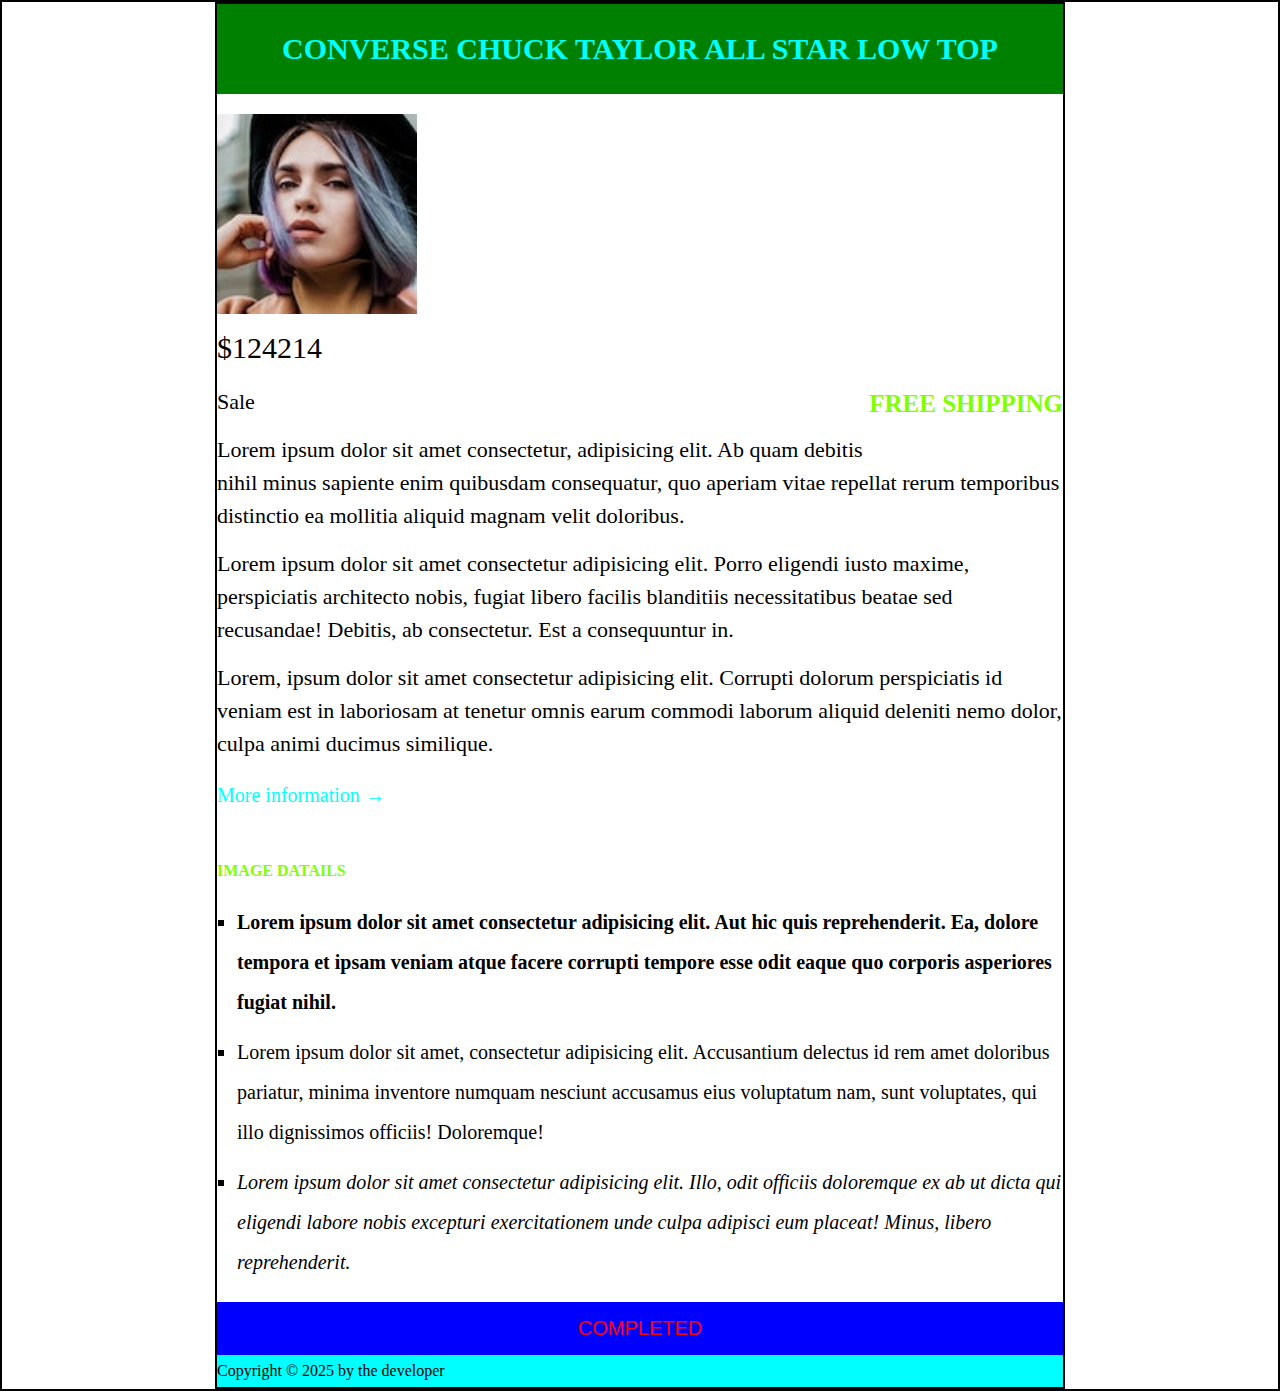
<file: index.html>
<!DOCTYPE html>
<html lang="en">
  <head>
    <meta charset="UTF-8" />
    <meta http-equiv="X-UA-Compatible" content="IE=edge" />
    <meta name="viewport" content="width=device-width, initial-scale=1.0" />
    <title>my first web page</title>
    <link rel="stylesheet" href="style1.css"/>
  </head>
  <body>
<!--    <header>
      <h1>Hello world!</h1>
      <nav>
        <a href="blog.html" target="_blank">BLOG</a>
        <a href="#">chellanges</a>
        <a href="#">flexbox</a>
        <a href="#">CSS grid</a>
      </nav>
    </header>
    
    <h1>My name is Aravindh, this is my first web page</h1>
    <h2>My name is Aravindh, this is my first web page</h2>
    <h3>My name is Aravindh, this is my first web page</h3>
    <h4>My name is Aravindh, this is my first web page</h4>
    <h5>My name is Aravindh, this is my first web page</h5>
    <h6>My name is Aravindh, this is my first web page</h6>
    <article>
      <header>
        <h4>image adding</h4>
        <img
          src="img/1.jpeg"
          alt="natural is there"
          width="500px"
          height="300px"
        />
        <p>
          Lorem ipsum dolor sit amet
          <strong>consectetur adipisicing</strong> elit. Impedit, eum ex. Odit
          delectus eum accusantium perspiciatis, voluptatem veritatis doloremque
          deserunt tempora quaerat hic velit magni facilis error iure molestias
          quibusdam.
        </p>
        <p>
          Lorem ipsum dolor <i>sit amet consectetur adipisicing</i> elit.
          Dolorem alias voluptate facilis inventore incidunt voluptatem veniam,
          deleniti id, dicta numquam harum porro quam pariatur? Libero
          reiciendis quos aperiam cum eius?
        </p>
        <img src="img/2.jpeg" alt="natural image 2" width="300" height="300" />
      </header>
      <h2>what is html?</h2>
      <p>
        Lorem ipsum dolor sit amet <b>consectetur adipisicing elit.</b> Sunt ut
        quisquam, architecto id voluptas voluptatum exercitationem earum vero
        esse, quos, iure dolore deserunt at
        <em>accusamus quia libero?</em> Veritatis, in tenetur.
      </p>
      <h3>orderd list</h3>
      <ol>
        <li>list1</li>
        <li>list2</li>
        <li>list3</li>
      </ol>
      <p>
        learn html
        <a
          href="https://www.youtube.com/watch?v=SefWGYu3kO8&list=PLeT9zDaeyfakmBmNd2algu6lVWuvBGh9G&index=13"
          target="_blank"
          >youtube</a
        >.
      </p>
      <h3>unordered list</h3>
      <ul>
        <li>list1</li>
        <li>list2</li>
        <li>list3</li>
      </ul>
      Lorem ipsum dolor sit, amet consectetur adipisicing elit. Dolorum alias
      corrupti, id exercitationem odio, optio minus facilis quisquam in, iure
      labore eligendi eveniet. Odio atque velit aperiam exercitationem ea
      architecto! Lorem ipsum dolor sit amet consectetur, adipisicing elit. Quo,
      ea consectetur autem temporibus cum non tenetur itaque consequatur
      incidunt dicta aperiam sint. Maxime reiciendis veritatis quos in eos
      similique magni. Lorem, ipsum dolor sit amet consectetur adipisicing elit.
      Corporis, placeat quod! Est, amet saepe eligendi eaque ea sit consequatur
      accusantium cupiditate ut alias dolor quos expedita eveniet explicabo
      laboriosam eos!
    </article>
    <aside>
      <h3>Related photos</h3>
      <ul>
        <li>
          <img src="img/3.jpeg" alt="erew" width="100px" height="100px" />
          <a href="#">how to learn</a>
        </li>
        <li>
          <img src="img/4.jpeg" alt="erew" width="100px" height="100px" />
          <a href="#">how to learn code</a>
        </li>
        <li>
          <img src="img/5.jpeg" alt="erew" width="100px" height="100px" />
          <a href="#">how to learn code in html</a>
        </li>
      </ul>
    </aside>
    <artical>-->
      <article class="product">
      <h2 class="product-title">converse chuck taylor all star low top</h2>
      <img src="img/laura-jones.jpg" alt="img not load" height="200px" width="200px"/>
      <p class="price">$124214</p>
      <p class="shipping">free shipping</p>
      <p class="sale">Sale</p>
      <p>
        Lorem ipsum dolor sit amet consectetur, adipisicing elit. Ab quam debitis nihil minus sapiente enim quibusdam consequatur, quo aperiam vitae repellat rerum temporibus distinctio ea mollitia aliquid magnam velit doloribus.
       </p>
      <p>Lorem ipsum dolor sit amet consectetur adipisicing elit. Porro eligendi iusto maxime, perspiciatis architecto nobis, fugiat libero facilis blanditiis necessitatibus beatae sed recusandae! Debitis, ab consectetur. Est a consequuntur in.</p>
      <p>
        Lorem, ipsum dolor sit amet consectetur adipisicing elit. Corrupti dolorum perspiciatis id veniam est in laboriosam at tenetur omnis earum commodi laborum aliquid deleniti nemo dolor, culpa animi ducimus similique.
      </p>
      <a class="more-info" href="blog.html">More information &rarr;</a>
      <div class="color"></div>
      <div class="color-blue"></div>
      <div class="color-red"></div>
      <div class="color-orange"></div>
      <div class="color-green"></div>
      <div class="color-brown"></div>
      <h3 class="img">image datails</h3>
      <ul class="img-list">
        <li>Lorem ipsum dolor sit amet consectetur adipisicing elit. Aut hic quis reprehenderit. Ea, dolore tempora et ipsam veniam atque facere corrupti tempore esse odit eaque quo corporis asperiores fugiat nihil.</li>
        <li>Lorem ipsum dolor sit amet, consectetur adipisicing elit. Accusantium delectus id rem amet doloribus pariatur, minima inventore numquam nesciunt accusamus eius voluptatum nam, sunt voluptates, qui illo dignissimos officiis! Doloremque!</li>
        <li>Lorem ipsum dolor sit amet consectetur adipisicing elit. Illo, odit officiis doloremque ex ab ut dicta qui eligendi labore nobis excepturi exercitationem unde culpa adipisci eum placeat! Minus, libero reprehenderit.</li>
      </ul>
      <button class="com">completed</button>
    
    <footer>Copyright &copy; 2025 by the developer</footer>
  </article>
  </body>
</html>
</file>
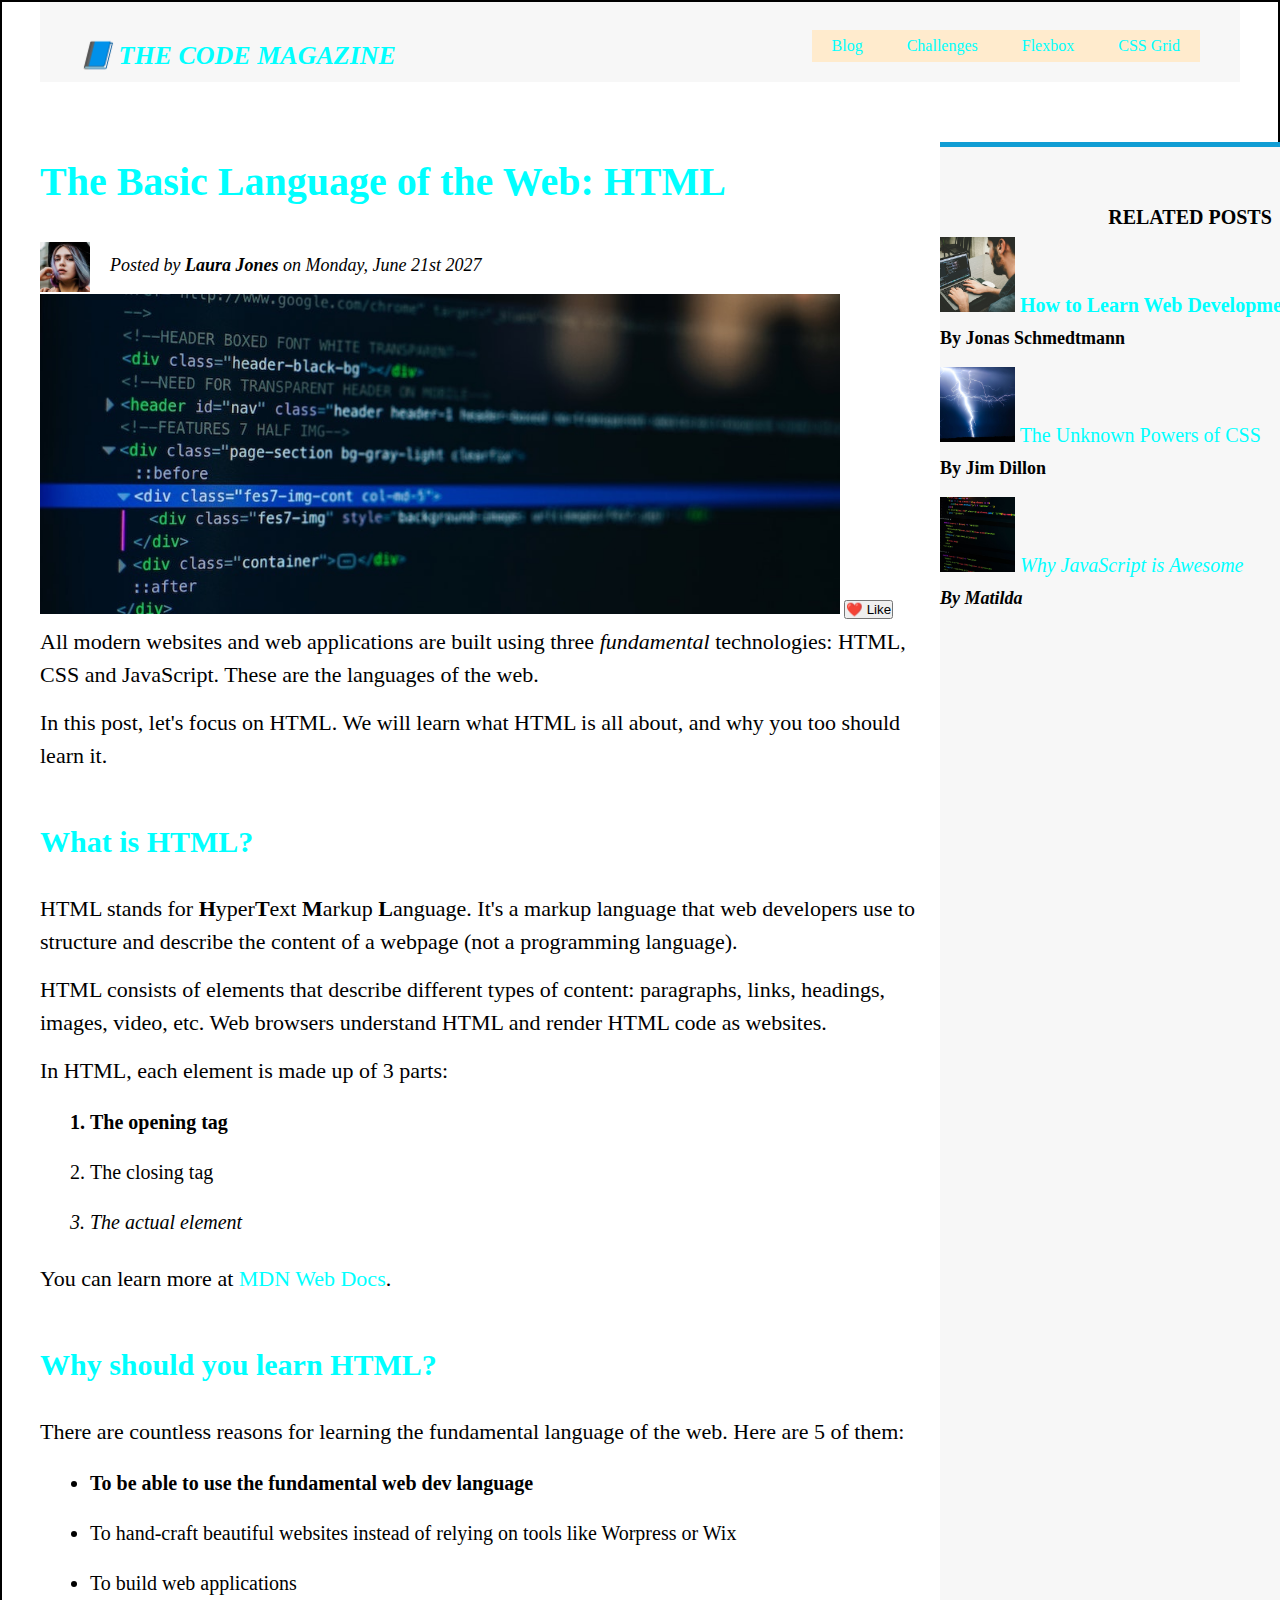
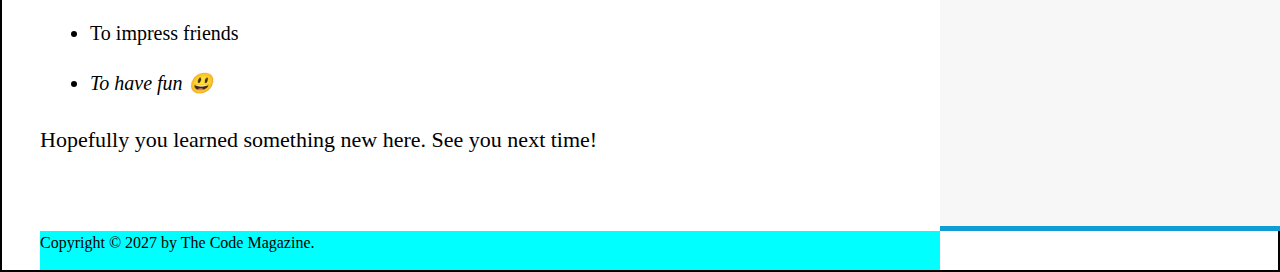
<file: css.html>
<!DOCTYPE html>
<html lang="en">
  <head>
    <meta charset="UTF-8" />
    <link href="style1.css" rel="stylesheet" />

    <title>The Basic Language of the Web: HTML</title>
  </head>

  <body>
    <!--
    <h1>The Basic Language of the Web: HTML</h1>
    <h2>The Basic Language of the Web: HTML</h2>
    <h3>The Basic Language of the Web: HTML</h3>
    <h4>The Basic Language of the Web: HTML</h4>
    <h5>The Basic Language of the Web: HTML</h5>
    <h6>The Basic Language of the Web: HTML</h6>
    -->

    <div class="container">
      <header class="main-header clearfix">
        <h1>📘 The Code Magazine</h1>

        <nav>
          <!-- <strong>This is the navigation</strong> -->
          <a href="blog.html">Blog</a>
          <a href="#">Challenges</a>
          <a href="flex.html">Flexbox</a>
          <a href="grid.html">CSS Grid</a>
        </nav>
      </header>

      <article>
        <header class="post-header">
          <h2>The Basic Language of the Web: HTML</h2>

          <img
            src="img/laura-jones.jpg"
            alt="Headshot of Laura Jones"
            height="50"
            width="50"
            class="author-img"
          />

          <p id="author" class="author">
            Posted by <strong>Laura Jones</strong> on Monday, June 21st 2027
          </p>

          <img
            src="img/post-img.jpg"
            alt="HTML code on a screen"
            width="500"
            height="200"
            class="post-img"
          />
          <button>❤️ Like</button>
        </header>

        <p>
          All modern websites and web applications are built using three
          <em>fundamental</em>
          technologies: HTML, CSS and JavaScript. These are the languages of the
          web.
        </p>

        <p>
          In this post, let's focus on HTML. We will learn what HTML is all
          about, and why you too should learn it.
        </p>

        <h3>What is HTML?</h3>
        <p>
          HTML stands for <strong>H</strong>yper<strong>T</strong>ext
          <strong>M</strong>arkup <strong>L</strong>anguage. It's a markup
          language that web developers use to structure and describe the content
          of a webpage (not a programming language).
        </p>
        <p>
          HTML consists of elements that describe different types of content:
          paragraphs, links, headings, images, video, etc. Web browsers
          understand HTML and render HTML code as websites.
        </p>
        <p>In HTML, each element is made up of 3 parts:</p>

        <ol>
          <li class="first-li">The opening tag</li>
          <li>The closing tag</li>
          <li>The actual element</li>
        </ol>

        <p>
          You can learn more at
          <a
            href="https://developer.mozilla.org/en-US/docs/Web/HTML"
            target="_blank"
            >MDN Web Docs</a
          >.
        </p>

        <h3>Why should you learn HTML?</h3>

        <p>
          There are countless reasons for learning the fundamental language of
          the web. Here are 5 of them:
        </p>

        <ul>
          <li class="first-li">
            To be able to use the fundamental web dev language
          </li>
          <li>
            To hand-craft beautiful websites instead of relying on tools like
            Worpress or Wix
          </li>
          <li>To build web applications</li>
          <li>To impress friends</li>
          <li>To have fun 😃</li>
        </ul>

        <p>Hopefully you learned something new here. See you next time!</p>
      </article>

      <aside>
        <h4>Related posts</h4>

        <ul class="related">
          <li>
            <img
              src="img/related-1.jpg"
              alt="Person programming"
              width="75"
              height="75"
            />
            <a href="#">How to Learn Web Development</a>
            <p class="related-author">By Jonas Schmedtmann</p>
          </li>
          <li>
            <img
              src="img/related-2.jpg"
              alt="Lightning"
              width="75"
              height="75"
            />
            <a href="#">The Unknown Powers of CSS</a>
            <p class="related-author">By Jim Dillon</p>
          </li>
          <li>
            <img
              src="img/related-3.jpg"
              alt="JavaScript code on a screen"
              width="75"
              height="75"
            />
            <a href="#">Why JavaScript is Awesome</a>
            <p class="related-author">By Matilda</p>
          </li>
        </ul>
      </aside>

      <footer>
        <p id="copyright" class="copyright text">
          Copyright &copy; 2027 by The Code Magazine.
        </p>
      </footer>
    </div>
  </body>
</html>
</file>
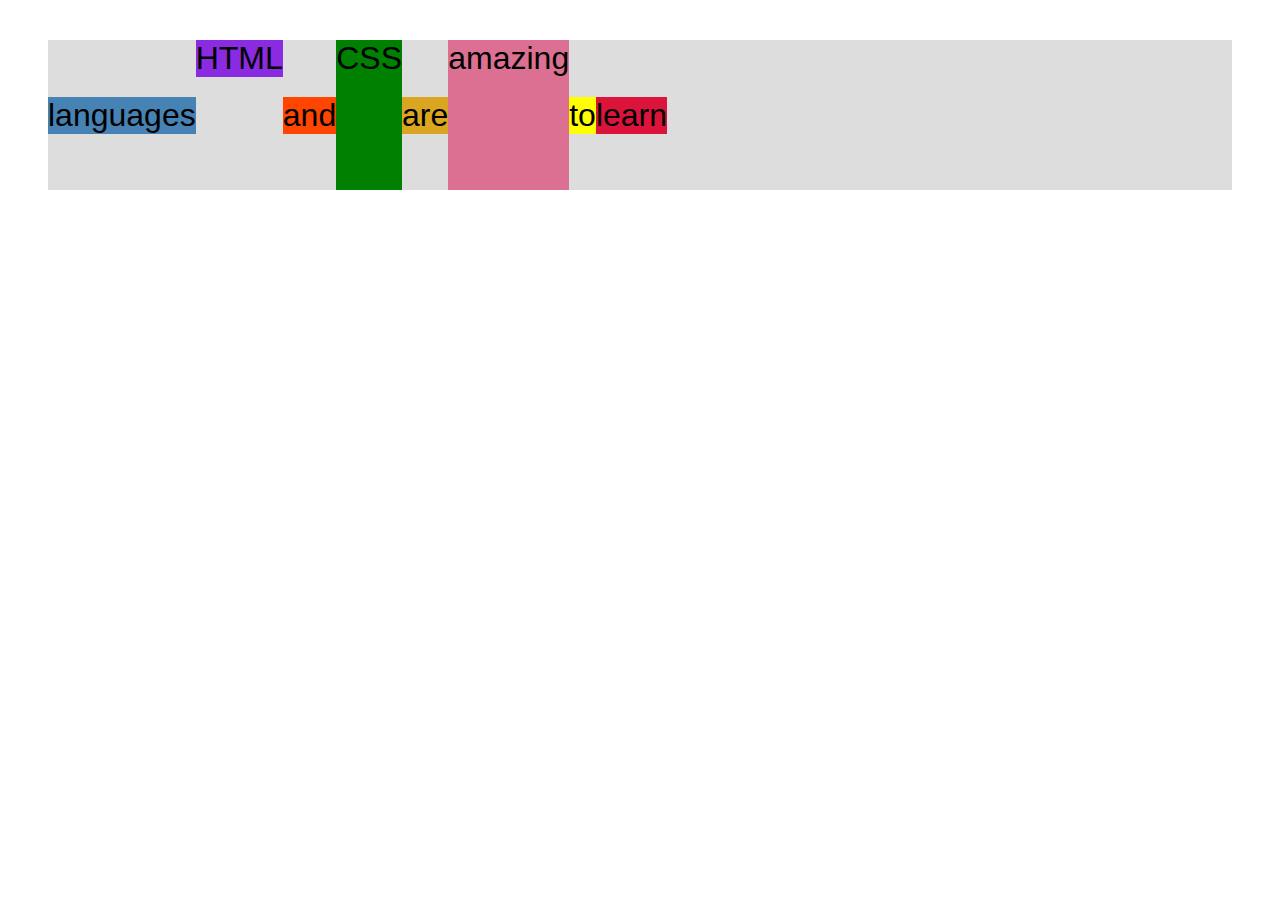
<file: flex.html>
<!DOCTYPE html>
<html lang="en">
  <head>
    <meta charset="UTF-8" />
    <meta http-equiv="X-UA-Compatible" content="IE=edge" />
    <meta name="viewport" content="width=device-width, initial-scale=1.0" />
    <title>Flexbox</title>
    <style>
      .el--1 {
        background-color: blueviolet;
      }
      .el--2 {
        background-color: orangered;
      }
      .el--3 {
        background-color: green;
        height: 150px;
      }
      .el--4 {
        background-color: goldenrod;
      }
      .el--5 {
        background-color: palevioletred;
      }
      .el--6 {
        background-color: steelblue;
      }
      .el--7 {
        background-color: yellow;
      }
      .el--8 {
        background-color: crimson;
      }

      .container {
        /* STARTER */
        font-family: sans-serif;
        background-color: #ddd;
        font-size: 32px;
        margin: 40px;

        /* FLEXBOX */
        display: flex;
        align-items: center;
        justify-content:flex-start;

      }
      .el--1{
        align-self: flex-start;
      }
      .el--5{
        align-self: stretch;
      }
      .el--6{
        order: -1;
      }
    </style>
  </head>
  <body>
    <div class="container">
      <div class="el el--1">HTML</div>
      <div class="el el--2">and</div>
      <div class="el el--3">CSS</div>
      <div class="el el--4">are</div>
      <div class="el el--5">amazing</div>
      <div class="el el--6">languages</div>
      <div class="el el--7">to</div>
      <div class="el el--8">learn</div>
    </div>
  </body>
</html>
</file>
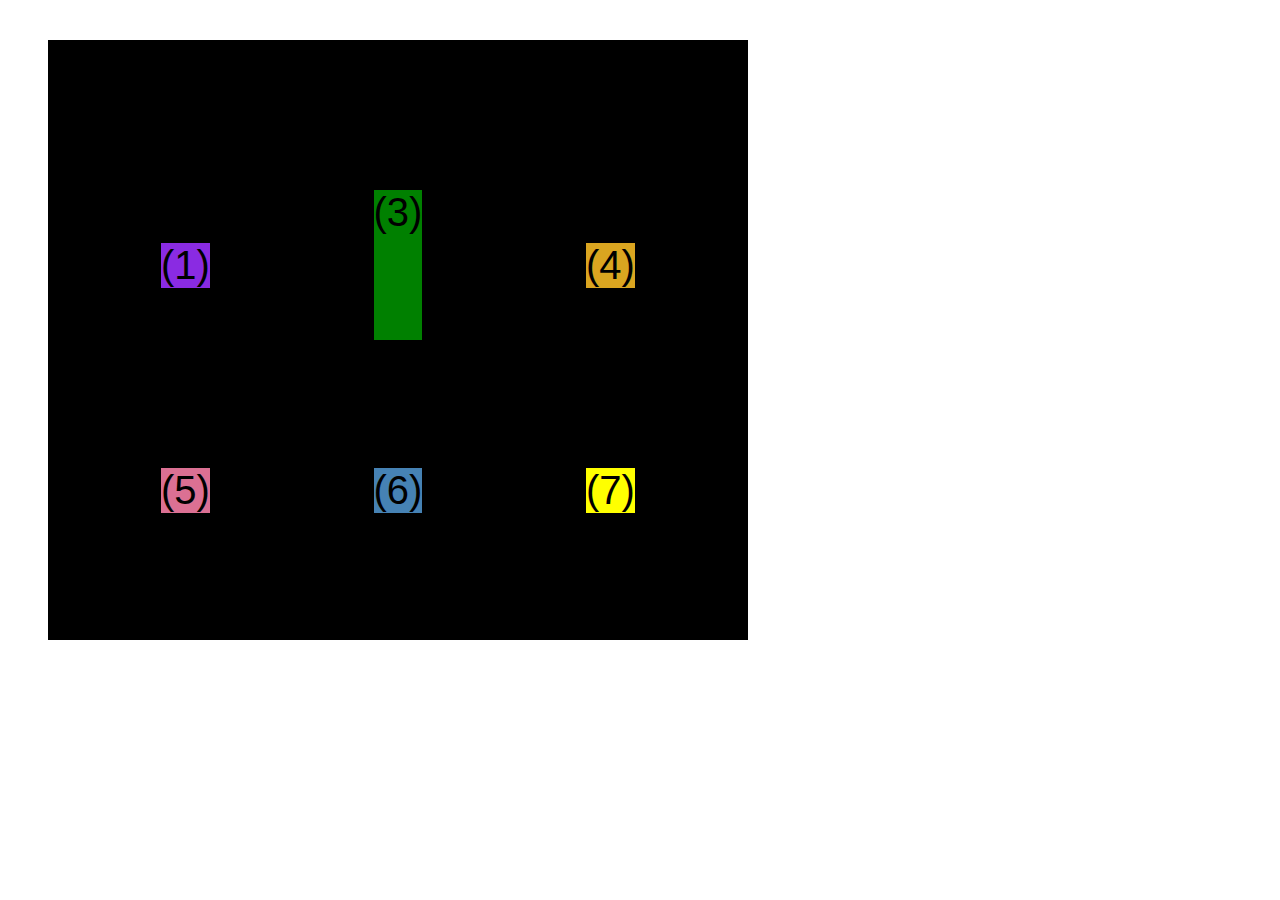
<file: grid.html>
<!DOCTYPE html>
<html lang="en">
  <head>
    <meta charset="UTF-8" />
    <meta http-equiv="X-UA-Compatible" content="IE=edge" />
    <meta name="viewport" content="width=device-width, initial-scale=1.0" />
    <title>CSS Grid</title>
    <style>
      .el--1 {
        background-color: blueviolet;
      }
      .el--2 {
        background-color: orangered;
      }
      .el--3 {
        background-color: green;
        height: 150px;
      }
      .el--4 {
        background-color: goldenrod;
      }
      .el--5 {
        background-color: palevioletred;
      }
      .el--6 {
        background-color: steelblue;
      }
      .el--7 {
        background-color: yellow;
      }
      .el--8 {
        background-color: crimson;
      }

      .container--1 {
        /* STARTER */
        font-family: sans-serif;
        background-color: #ddd;
        font-size: 40px;
        margin: 40px;
        display: none;
        /* CSS GRID */
      }

      .container--2 {
        /* STARTER */
        font-family: sans-serif;
        background-color: black;
        font-size: 40px;
        margin: 40px;

        width: 700px;
        height: 600px;
        gap: 50px;
        /* CSS GRID */
        display: grid;
        grid-template-columns: 125px 200px 125px;
        grid-template-rows: 250px 100px;
        justify-content: center;
        align-content: center;
        
        align-items: center;
        justify-items: center;
      }
    </style>
  </head>
  <body>
    <div class="container--1">
      <div class="el el--1">(1) HTML</div>
      <div class="el el--2">(2) and</div>
      <div class="el el--3">(3) CSS</div>
      <div class="el el--4">(4) are</div>
      <div class="el el--5">(5) amazing</div>
      <div class="el el--6">(6) languages</div>
      <div class="el el--7">(7) to</div>
      <div class="el el--8">(8) learn</div>
    </div>

    <div class="container--2">
      <div class="el el--1">(1)</div>
      <div class="el el--3">(3)</div>
      <div class="el el--4">(4)</div>
      <div class="el el--5">(5)</div>
      <div class="el el--6">(6)</div>
      <div class="el el--7">(7)</div>
    </div>
  </body>
</html>
</file>
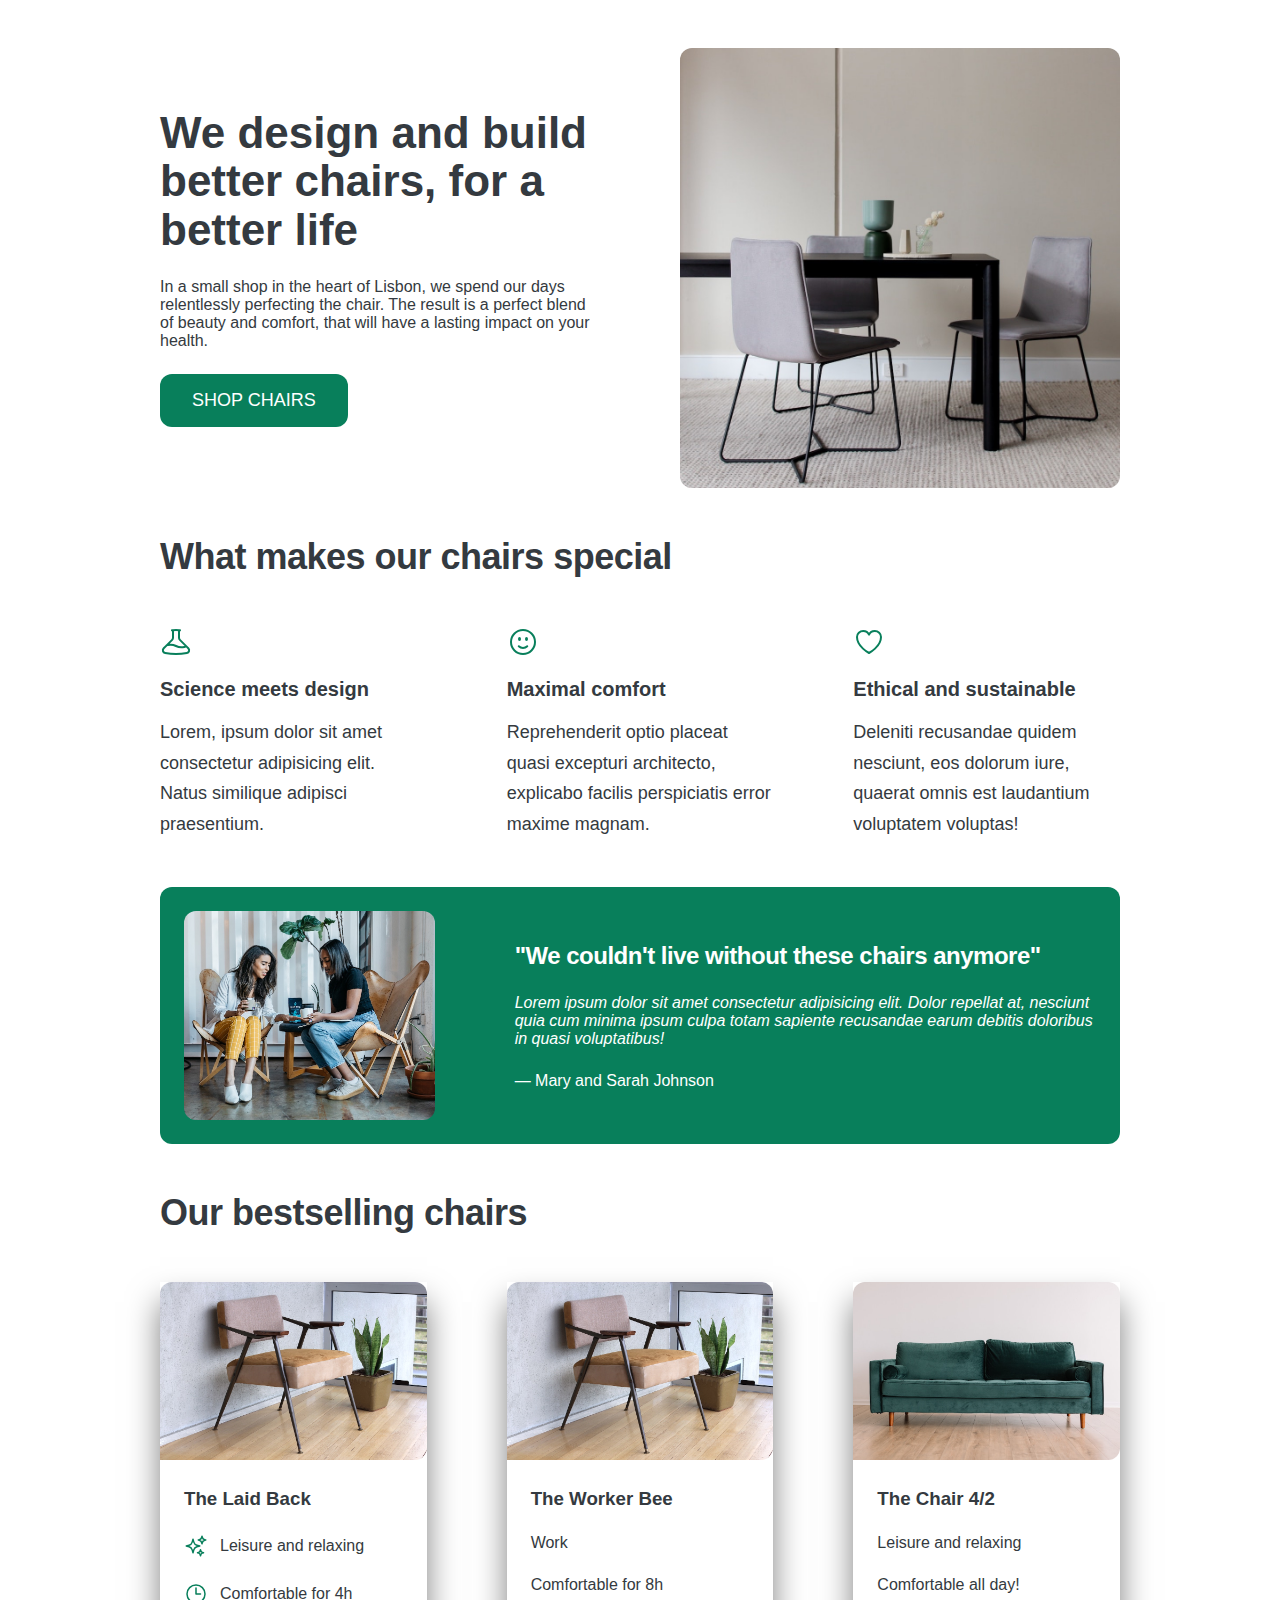
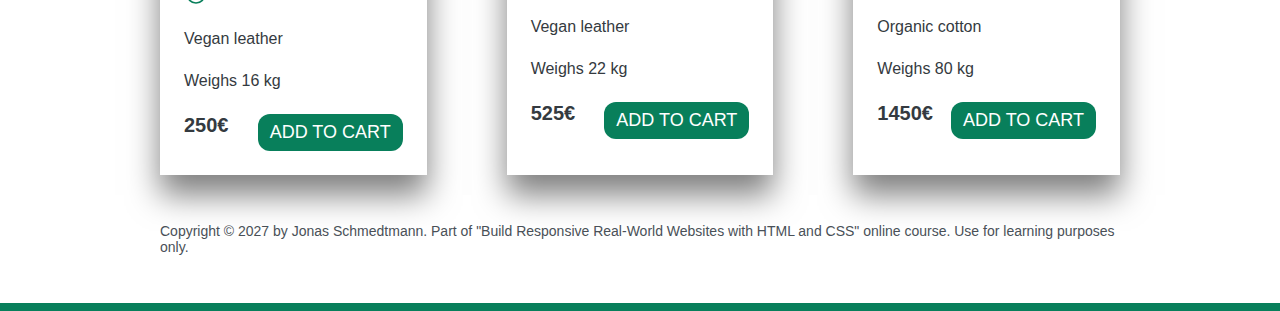
<file: web.html>
<!DOCTYPE html>
<html lang="en">
  <head>
    <meta charset="UTF-8" />
    <meta http-equiv="X-UA-Compatible" content="IE=edge" />
    <meta name="viewport" content="width=device-width, initial-scale=1.0" />

    <link rel="stylesheet" href="web.css" />
    <title>Lisbon Chair Shop</title>
  </head>
  <body>
    <div class="container">
      <header>
        <div class="header-text-box">
          <h1>We design and build better chairs, for a better life</h1>
          <p class="header-text">
            In a small shop in the heart of Lisbon, we spend our days
            relentlessly perfecting the chair. The result is a perfect blend of
            beauty and comfort, that will have a lasting impact on your health.
          </p>
          <a class="btn btn--big" href="#">Shop chairs</a>
        </div>
        <img src="chair/hero.jpg" alt="Photo" />
      </header>

      <section>
        <h2>What makes our chairs special</h2>
        <div class="grid-3-cols">
          <div>
            <svg xmlns="http://www.w3.org/2000/svg" fill="none" viewBox="0 0 24 24" stroke-width="1.5" stroke="currentColor" class="features-icon">
              <path stroke-linecap="round" stroke-linejoin="round" d="M9.75 3.104v5.714a2.25 2.25 0 01-.659 1.591L5 14.5M9.75 3.104c-.251.023-.501.05-.75.082m.75-.082a24.301 24.301 0 014.5 0m0 0v5.714c0 .597.237 1.17.659 1.591L19.8 15.3M14.25 3.104c.251.023.501.05.75.082M19.8 15.3l-1.57.393A9.065 9.065 0 0112 15a9.065 9.065 0 00-6.23-.693L5 14.5m14.8.8l1.402 1.402c1.232 1.232.65 3.318-1.067 3.611A48.309 48.309 0 0112 21c-2.773 0-5.491-.235-8.135-.687-1.718-.293-2.3-2.379-1.067-3.61L5 14.5" />
            </svg>
            
            <p class="features-title"><strong>Science meets design</strong></p>
            <p class="features-text">
              Lorem, ipsum dolor sit amet consectetur adipisicing elit. Natus
              similique adipisci praesentium.
            </p>
          </div>

          <div>
            <svg xmlns="http://www.w3.org/2000/svg" fill="none" viewBox="0 0 24 24" stroke-width="1.5" stroke="currentColor" class="features-icon">
              <path stroke-linecap="round" stroke-linejoin="round" d="M15.182 15.182a4.5 4.5 0 01-6.364 0M21 12a9 9 0 11-18 0 9 9 0 0118 0zM9.75 9.75c0 .414-.168.75-.375.75S9 10.164 9 9.75 9.168 9 9.375 9s.375.336.375.75zm-.375 0h.008v.015h-.008V9.75zm5.625 0c0 .414-.168.75-.375.75s-.375-.336-.375-.75.168-.75.375-.75.375.336.375.75zm-.375 0h.008v.015h-.008V9.75z" />
            </svg>
            
            <p class="features-title">
              <strong>Maximal comfort</strong>
            </p>
            <p class="features-text">
              Reprehenderit optio placeat quasi excepturi architecto, explicabo
              facilis perspiciatis error maxime magnam.
            </p>
          </div>

          <div>
            <svg xmlns="http://www.w3.org/2000/svg" fill="none" viewBox="0 0 24 24" stroke-width="1.5" stroke="currentColor" class="features-icon">
              <path stroke-linecap="round" stroke-linejoin="round" d="M21 8.25c0-2.485-2.099-4.5-4.688-4.5-1.935 0-3.597 1.126-4.312 2.733-.715-1.607-2.377-2.733-4.313-2.733C5.1 3.75 3 5.765 3 8.25c0 7.22 9 12 9 12s9-4.78 9-12z" />
            </svg>
            
            <p class="features-title">
              <strong>Ethical and sustainable</strong>
            </p>
            <p class="features-text">
              Deleniti recusandae quidem nesciunt, eos dolorum iure, quaerat
              omnis est laudantium voluptatem voluptas!
            </p>
          </div>
        </div>
      </section>

      <section class="testimonial-section">
        <div class="grid-3-cols">
          <img src="chair/customers.jpg" alt="People sitting on chairs" />
          <div class="testimonial-box">
            <h2>"We couldn't live without these chairs anymore"</h2>
            <blockquote class="testimonial-text">
              Lorem ipsum dolor sit amet consectetur adipisicing elit. Dolor
              repellat at, nesciunt quia cum minima ipsum culpa totam sapiente
              recusandae earum debitis doloribus in quasi voluptatibus!
            </blockquote>
            <p class="testimonial-author">&mdash; Mary and Sarah Johnson</p>
          </div>
        </div>
      </section>

      <section>
        <h2>Our bestselling chairs</h2>
        <div class="grid-3-cols">
          <figure class="chair">
            <img src="chair/chair-1.jpg" alt="Chair" />
            <div class="chair-box">
              <h3>The Laid Back</h3>
              <ul class="chair-details">
                <li>
                  <svg xmlns="http://www.w3.org/2000/svg" fill="none" viewBox="0 0 24 24" stroke-width="1.5" stroke="currentColor" class="chair-icon">
                    <path stroke-linecap="round" stroke-linejoin="round" d="M9.813 15.904L9 18.75l-.813-2.846a4.5 4.5 0 00-3.09-3.09L2.25 12l2.846-.813a4.5 4.5 0 003.09-3.09L9 5.25l.813 2.846a4.5 4.5 0 003.09 3.09L15.75 12l-2.846.813a4.5 4.5 0 00-3.09 3.09zM18.259 8.715L18 9.75l-.259-1.035a3.375 3.375 0 00-2.455-2.456L14.25 6l1.036-.259a3.375 3.375 0 002.455-2.456L18 2.25l.259 1.035a3.375 3.375 0 002.456 2.456L21.75 6l-1.035.259a3.375 3.375 0 00-2.456 2.456zM16.894 20.567L16.5 21.75l-.394-1.183a2.25 2.25 0 00-1.423-1.423L13.5 18.75l1.183-.394a2.25 2.25 0 001.423-1.423l.394-1.183.394 1.183a2.25 2.25 0 001.423 1.423l1.183.394-1.183.394a2.25 2.25 0 00-1.423 1.423z" />
                  </svg>
                                      
                  <!-- Span is a generic INLINE text element, it doesn't have any meaning. It's like a div element, but inline -->
                  <span>Leisure and relaxing</span>
                </li>
                <li>
                  <svg xmlns="http://www.w3.org/2000/svg" fill="none" viewBox="0 0 24 24" stroke-width="1.5" stroke="currentColor" class="chair-icon">
                    <path stroke-linecap="round" stroke-linejoin="round" d="M12 6v6h4.5m4.5 0a9 9 0 11-18 0 9 9 0 0118 0z" />
                  </svg>
                  
                  <span>Comfortable for 4h</span>
                </li>
                <li>
                  <span>Vegan leather</span>
                </li>
                <li>
                  <span>Weighs 16 kg</span>
                </li>
              </ul>
              <div class="chair-price">
                <strong>250€</strong>
                <a href="#" class="btn btn--small">Add to cart</a>
              </div>
            </div> 
          </figure>

          <figure class="chair">
            <img src="chair/chair-1.jpg" alt="Chair" />
            <div class="chair-box">
              <h3>The Worker Bee</h3>
              <ul class="chair-details">
                <li>
                  <span>Work</span>
                </li>
                <li>
                  <span>Comfortable for 8h</span>
                </li>
                <li>
                  <span>Vegan leather</span>
                </li>
                <li>
                  <span>Weighs 22 kg</span>
                </li>
              </ul>
              <div class="chair-price">
                <strong>525€</strong>
                <a href="#" class="btn btn--small">Add to cart</a>
              </div>
            </div>
          </figure>

          <figure class="chair">
            <img src="chair/chair-3.jpg" alt="Chair" />
            <div class="chair-box">
              <h3>The Chair 4/2</h3>
              <ul class="chair-details">
                <li>
                  <span>Leisure and relaxing</span>
                </li>
                <li>
                  <span>Comfortable all day!</span>
                </li>
                <li>
                  <span>Organic cotton</span>
                </li>
                <li>
                  <span>Weighs 80 kg</span>
                </li>
              </ul>
              <div class="chair-price">
                <strong>1450€</strong>
                <a href="#" class="btn btn--small">Add to cart</a>
              </div>
            </div>
          </figure>
        </div>
      </section>

      <footer>
        Copyright &copy; 2027 by Jonas Schmedtmann. Part of "Build Responsive
        Real-World Websites with HTML and CSS" online course. Use for learning
        purposes only.
      </footer>
    </div>
  </body>
</html>
</file>
<file: style1.css>
* {
  margin: 0;
  padding: 0;
  box-sizing: border-box;
}
body {
  font-family: outfit;
  line-height: 2;
  border: 2px solid black;
}
.container {
  width: 1200px;
  margin-left: auto;
  margin-right: auto;
}

.product-title {
  text-align: center;
  font-size: 30px;
  text-transform: uppercase;
  background: green;
  padding: 15px;
}
.product {
  border: 2px solid black;
  width: 850px;
  margin: 0 auto;
}
.price {
  font-size: 30px;
}
.shipping {
  font-size: 25px;
  text-transform: uppercase;
  font-weight: bold;
  color: chartreuse;
  margin-bottom: 20px;
  float: right;
}
.more-info {
  font-size: 20px;
  text-decoration: none;
  color: black;
}

.more-info:active {
  color: blue;
}
.img {
  color: chartreuse;
  text-transform: uppercase;
  font-size: 16px;
  margin-bottom: 15px;
}
.img-list {
  list-style: square;
  margin-left: 20px;
}
.img-list li {
  margin-bottom: 10px;
}
.com {
  background-color: blue;
  border: none;
  color: red;
  font-size: 20px;
  text-transform: uppercase;
  cursor: pointer;
  padding: 15px;
  width: 100%;
}
.com:hover {
  color: chartreuse;
  background-color: #fff;
}
.main-header {
  background-color: #f7f7f7;
  padding: 28px;
  padding-left: 40px;
  padding-right: 40px;
  margin-bottom: 60px;
  height: 80px;
}
post-header {
  margin-bottom: 40px;
}
article {
  margin-bottom: 60px;
}
aside {
  background-color: #f7f7f7;
  border-top: 5px solid rgb(16, 157, 212);
  border-bottom: 5px solid rgb(16, 157, 212);
  padding-top: 50px;
  padding-bottom: 50px;
  width: 500px;
}
h1,
h2,
h3 {
  color: aqua;
}
h1 {
  font-size: 26px;
  text-transform: uppercase;
  font-style: italic;
}
h2 {
  font-size: 40px;
  margin-bottom: 20px;
}
h3 {
  font-size: 30px;
  margin-bottom: 20px;
  margin-top: 40px;
}
h4 {
  font-size: 20px;
  text-transform: uppercase;
  text-align: center;
}
p {
  font-size: 22px;
  line-height: 1.5;
  margin-bottom: 15px;
}
ul,
ol {
  margin-left: 50px;
  margin-bottom: 20px;
}
li {
  font-size: 20px;
  margin-bottom: 10px;
}
li:last-child {
  margin-bottom: 0;
}
#author {
  font-style: italic;
  font-size: 18px;
}
#copyright {
  font-size: 16px;
}
.related-author {
  font-size: 18px;
  font-weight: bold;
}
.related {
  list-style: none;
  margin-left: 0;
}
li:first-child {
  font-weight: bold;
}
li:last-child {
  font-style: italic;
}
article p:first-child {
  color: red;
}
a:link {
  color: aqua;
  text-decoration: none;
}
a:visited {
  color: aqua;
}
a:hover {
  color: orangered;
  font-weight: bold;
  text-decoration: underline orangered;
}
.post-img {
  width: 800px;
  height: auto;
}
nav a:link {
  margin: 20px;
  margin-top: 18px;
  display: inline;
}
.author-img {
  float: left;
}
.author {
  float: left;
  padding-top: 10px;
  margin-left: 20px;
}
h1 {
  float: left;
}
nav {
  float: right;
  background-color: blanchedalmond;
}
.clearfix::after {
  clear: both;
  content: "";
  display: block;
}
/*article {
  background-color: rgb(170, 241, 3);
  width: 825px;
  float: left;
}
aside {
  background-color: yellow;
  width: 300px;
  float: right;
}
footer {
  background-color: red;
  clear: both;
}*/
.container{
  display: grid;
  grid-template-columns: 1fr 300px;
}
.main-header{
  grid-column: 1/ span2;
  grid-column: 1 / -1;
}
footer{
  background-color: aqua;
}
</file>
<file: web.css>
/*
SPACING SYSTEM (px)
2 / 4 / 8 / 12 / 16 / 24 / 32 / 48 / 64 / 80 / 96 / 128

FONT SIZE SYSTEM (px)
10 / 12 / 14 / 16 / 18 / 20 / 24 / 30 / 36 / 44 / 52 / 62 / 74 / 86 / 98
*/

/* color:#087f5b
color:#343a40;*/
* {
  margin: 0;
  padding: 0;
  box-sizing: border-box;
}

/* ------------------------ */
/* GENERAL STYLES */
/* ------------------------ */
body {
  font-family: sans-serif;
  color:#343a40 ;
  border-bottom: 8px solid #087f5b;
}

.container {
  width: 960px;
  margin: 0 auto;
}

header,
section {
  margin-bottom: 48px;
}

h2 {
  margin-bottom: 48px;
  font-size: 36px;
  letter-spacing: -0.5px;
}

.grid-3-cols {
  display: grid;
  grid-template-columns: repeat(3, 1fr);
  column-gap: 80px;
}
.btn:link,btn:visited{
  background-color: #087f5b;
  color: #fff;
  text-decoration: none;
  text-transform: uppercase;
 border-radius: 12px;
  display: inline-block;
  font-size: 18px;
}
btn:hover, btn:active{
  background-color: #099268;
}
.btn--big{
  font-size: 18px;
  padding: 16px 32px;
}
.btn--small{
font-size: 14px;
padding: 8px 12px;
}
img{
  border-radius: 12px;
}
/* ------------------------ */
/* COMPONENT STYLES */
/* ------------------------ */

/* HEADER */
header {
  display: grid;
  grid-template-columns: repeat(2, 1fr);
  column-gap: 80px;
  margin-top: 48px;
}

.header-text-box {
  align-self: center;
}

h1 {
  margin-bottom: 24px;
  font-size: 44px;
  line-height: 1.1;
  letter-spacing: -1;
  text-shadow: 0 20px 30px 0 rgba(0, 0, 0, 0.07);
}

.header-text {
  margin-bottom: 24px;
}

img {
  width: 100%;
}

/* FEATURES */
.features-icon {
  stroke: #087f5b;
  width: 32px;
  height: 32px;
  margin-bottom: 16px;
}

.features-title {
  margin-bottom: 16px;
  font-size: 20px;
}

.features-text {
  font-size: 18px;
  line-height: 1.7;
}


/* TESTIMONIAL */
.testimonial-section {
  background-color: #087f5b;
  color: #fff;
  padding: 24px;
  border-radius: 12px;
}

.testimonial-box {
  grid-column: 2 / -1;
  align-self: center;
}

.testimonial-box h2 {
  margin-bottom: 24px;
  font-size: 24px;
  line-height: 1.7p;
}

.testimonial-text {
  font-style: italic;
  margin-bottom: 24px;
}

/* CHAIRS */
.chair{
  box-shadow: 0 20px 30px 0 rgba(0, 0, 0, 0.5);
  
}
.chair img{
  border-bottom-left-radius: 0;
}
.chair-box {
  padding: 24px;
  
}

h3 {
  margin-bottom: 24px;
}

.chair-details {
  list-style: none;
  margin-bottom: 24px;
}

.chair-details li {
  display: flex;
  align-items: center;
  gap: 12px;
  margin-bottom: 24px;
}

.chair-details li:last-child {
  margin-bottom: 0;
}

.chair-icon {
  stroke: #087f5b;
  width: 24px;
  height: 24px;
}

.chair-price {
  display: flex;
  justify-content: space-between;
  font-size: 20px;
}

footer {
  margin-bottom: 48px;
  font-size: 14px;
  color: #495057;
}
</file>
